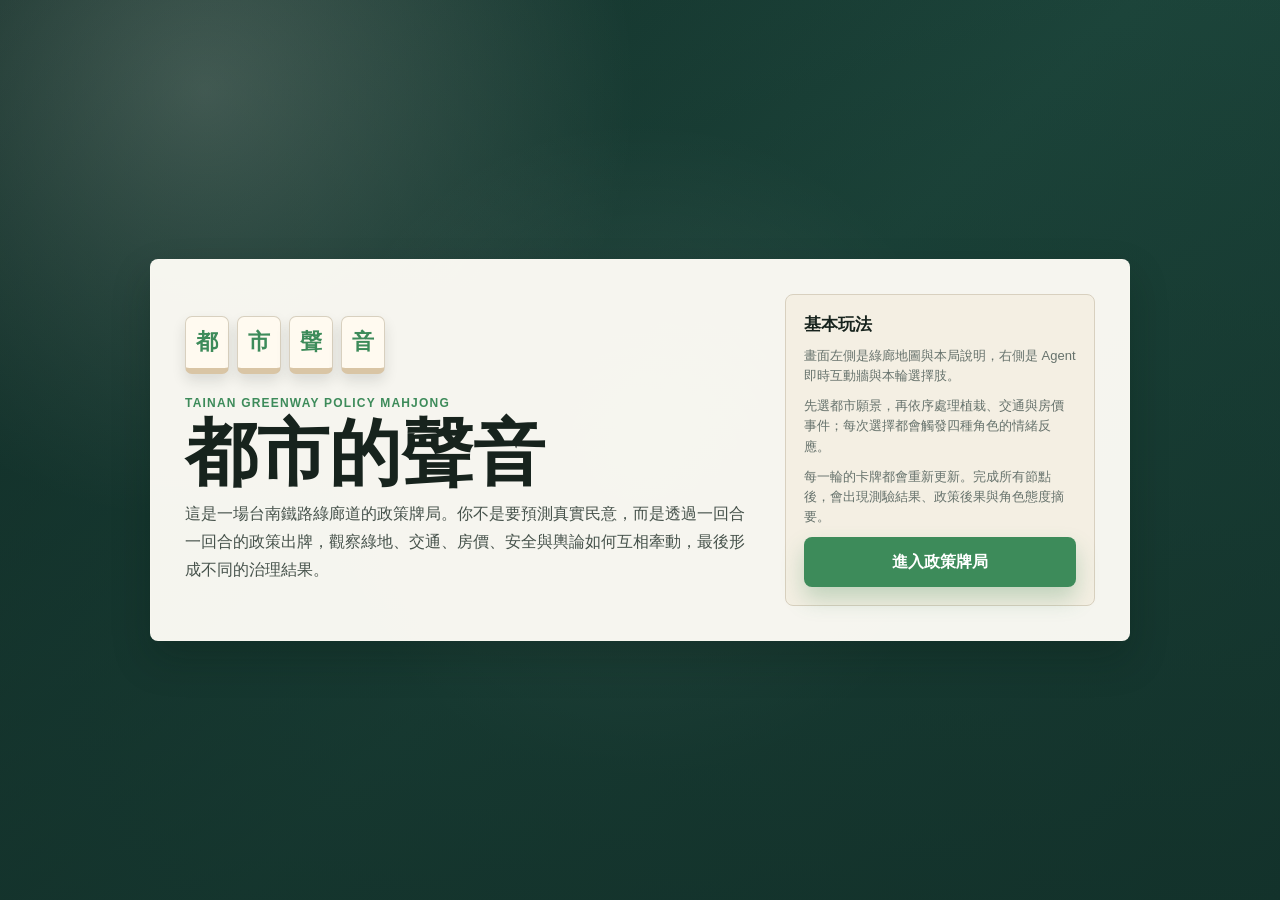
<file: main.html>
<!DOCTYPE html>
<html lang="zh-Hant">
<head>
  <meta charset="UTF-8" />
  <meta name="viewport" content="width=device-width, initial-scale=1.0" />
  <title>都市的聲音｜台南鐵路綠廊道政策牌局</title>
  <style>
    :root {
      --felt: #183f35;
      --felt-2: #235547;
      --table-edge: #8a5a33;
      --tile: #fffaf0;
      --tile-side: #d9c5a5;
      --ink: #17231d;
      --muted: #66726c;
      --line: #d8d0bf;
      --paper: #fffdf7;
      --green: #3d8b5a;
      --red: #b84c42;
      --blue: #2f6f9f;
      --amber: #c7852c;
      --shadow: 0 18px 38px rgba(8, 23, 18, 0.24);
      --radius: 8px;
    }

    * {
      box-sizing: border-box;
    }

    html {
      scroll-behavior: smooth;
    }

    body {
      margin: 0;
      min-height: 100vh;
      color: var(--ink);
      font-family: -apple-system, BlinkMacSystemFont, "Noto Sans TC", "Microsoft JhengHei", "Segoe UI", sans-serif;
      background:
        radial-gradient(circle at 16% 10%, rgba(255, 250, 240, 0.26), transparent 32%),
        linear-gradient(135deg, #112d27, #1f4a3f 52%, #183f35);
    }

    button,
    select {
      font: inherit;
    }

    button {
      border: 0;
      cursor: pointer;
    }

    .screen {
      min-height: 100vh;
    }

    .hidden {
      display: none !important;
    }

    .intro {
      display: grid;
      place-items: center;
      padding: 32px;
      background:
        linear-gradient(180deg, rgba(17, 45, 39, 0.2), rgba(17, 45, 39, 0.72)),
        radial-gradient(circle at center, rgba(255, 253, 247, 0.12), transparent 42%);
    }

    .intro-card {
      width: min(980px, 100%);
      display: grid;
      grid-template-columns: minmax(0, 1fr) 310px;
      gap: 28px;
      align-items: center;
      padding: 34px;
      border: 1px solid rgba(255, 250, 240, 0.22);
      border-radius: var(--radius);
      background: rgba(255, 253, 247, 0.96);
      box-shadow: var(--shadow);
    }

    .logo-mark {
      display: inline-grid;
      grid-template-columns: repeat(4, 44px);
      gap: 8px;
      margin-bottom: 22px;
    }

    .logo-tile,
    .mini-tile {
      display: grid;
      place-items: center;
      border: 1px solid var(--line);
      border-bottom: 6px solid var(--tile-side);
      border-radius: 7px;
      background: var(--tile);
      box-shadow: 0 7px 14px rgba(23, 35, 29, 0.12);
      font-weight: 900;
      color: var(--green);
    }

    .logo-tile {
      width: 44px;
      height: 58px;
      font-size: 22px;
    }

    .brand-kicker {
      color: var(--green);
      font-size: 12px;
      font-weight: 900;
      letter-spacing: 0.1em;
    }

    h1 {
      margin: 8px 0 12px;
      font-size: clamp(34px, 7vw, 72px);
      line-height: 0.98;
      letter-spacing: 0;
    }

    .intro-copy {
      margin: 0;
      max-width: 650px;
      color: #46524b;
      font-size: 16px;
      line-height: 1.75;
    }

    .intro-rules {
      display: grid;
      gap: 10px;
      padding: 18px;
      border-radius: var(--radius);
      background: #f4efe3;
      border: 1px solid var(--line);
    }

    .intro-rules strong {
      font-size: 17px;
    }

    .intro-rules p {
      margin: 0;
      color: var(--muted);
      font-size: 13px;
      line-height: 1.55;
    }

    .start-btn,
    .restart-btn {
      min-height: 50px;
      border-radius: var(--radius);
      padding: 12px 18px;
      background: var(--green);
      color: #fff;
      font-weight: 900;
      box-shadow: 0 12px 22px rgba(61, 139, 90, 0.28);
    }

    .table-screen {
      height: 100vh;
      overflow: hidden;
      padding: 18px;
    }

    .game-table {
      height: calc(100vh - 36px);
      display: grid;
      grid-template-columns: minmax(0, 1fr) minmax(0, 1fr);
      grid-template-rows: minmax(0, 1fr);
      gap: 14px;
      max-width: 1680px;
      margin: 0 auto;
      padding: 16px;
      border: 10px solid var(--table-edge);
      border-radius: 18px;
      background:
        radial-gradient(circle at 50% 45%, rgba(255, 255, 255, 0.12), transparent 46%),
        linear-gradient(135deg, var(--felt), var(--felt-2));
      box-shadow: var(--shadow), inset 0 0 0 2px rgba(255, 250, 240, 0.12);
      overflow: hidden;
    }

    .bar {
      height: 8px;
      overflow: hidden;
      border-radius: 99px;
      background: #e2dccf;
    }

    .bar i {
      display: block;
      height: 100%;
      width: 50%;
      border-radius: 99px;
      background: linear-gradient(90deg, var(--green), #7db46e);
      transition: width 0.24s ease;
    }

    select {
      width: 100%;
      border: 1px solid var(--line);
      border-radius: var(--radius);
      background: #fff;
      color: var(--ink);
      padding: 8px;
      outline: none;
    }

    .map-zone {
      position: relative;
      overflow: hidden;
      border-radius: 12px;
      border: 2px solid rgba(255, 250, 240, 0.18);
      background:
        linear-gradient(180deg, rgba(255, 253, 247, 0.18), transparent 36%),
        radial-gradient(circle at center, rgba(255, 253, 247, 0.16), transparent 50%);
      min-height: 0;
    }

    .map-layer-tabs {
      position: absolute;
      z-index: 4;
      left: 12px;
      top: 12px;
      display: flex;
      gap: 6px;
      width: auto;
      max-width: calc(100% - 24px);
      border: 1px solid rgba(255, 250, 240, 0.32);
      border-radius: var(--radius);
      background: rgba(255, 253, 247, 0.94);
      color: var(--ink);
      padding: 6px;
      box-shadow: 0 8px 18px rgba(8, 23, 18, 0.2);
    }

    .map-layer-tabs button {
      min-height: 30px;
      border: 1px solid var(--line);
      border-radius: 6px;
      background: #fffdf7;
      color: var(--muted);
      font-weight: 950;
      white-space: nowrap;
      padding: 5px 9px;
      font-size: 12px;
    }

    .map-layer-tabs button.active {
      border-color: var(--green);
      background: var(--green);
      color: #fff;
      box-shadow: 0 6px 12px rgba(8, 23, 18, 0.18);
    }

    .map-layer-data {
      position: absolute;
      inset: 0;
      z-index: 3;
      pointer-events: none;
    }

    .map-marker {
      position: absolute;
      transform: translate(-50%, -50%);
      display: grid;
      place-items: center;
      min-width: 30px;
      height: 30px;
      border: 3px solid #fffdf7;
      border-radius: 999px;
      color: #fff;
      font-size: 12px;
      font-weight: 950;
      box-shadow: 0 8px 16px rgba(8, 23, 18, 0.26);
    }

    .map-marker.plant {
      background: #3d8b5a;
    }

    .map-marker.traffic {
      background: #2f6f9f;
    }

    .map-marker.housing {
      background: #b84c42;
    }

    .map-marker span {
      position: absolute;
      left: 50%;
      top: 34px;
      transform: translateX(-50%);
      width: max-content;
      max-width: 120px;
      padding: 4px 7px;
      border: 1px solid rgba(20, 38, 32, 0.18);
      border-radius: 99px;
      background: rgba(255, 253, 247, 0.94);
      color: var(--ink);
      font-size: 11px;
      line-height: 1.25;
      white-space: nowrap;
    }

    .map-legend {
      position: absolute;
      z-index: 4;
      right: 12px;
      bottom: 12px;
      width: min(260px, 54%);
      border: 1px solid rgba(255, 250, 240, 0.28);
      border-radius: var(--radius);
      background: rgba(255, 253, 247, 0.94);
      padding: 10px;
      box-shadow: 0 10px 18px rgba(8, 23, 18, 0.18);
    }

    .map-legend strong {
      display: block;
      margin-bottom: 4px;
      color: var(--green);
      font-size: 13px;
    }

    .map-legend p {
      margin: 0;
      color: var(--muted);
      font-size: 12px;
      line-height: 1.45;
    }

    .map-grid {
      position: absolute;
      inset: 0;
      opacity: 0.42;
      background:
        repeating-linear-gradient(90deg, transparent, transparent 82px, rgba(255, 250, 240, 0.16) 84px),
        repeating-linear-gradient(0deg, transparent, transparent 62px, rgba(255, 250, 240, 0.13) 64px);
    }

    .corridor {
      position: absolute;
      left: -8%;
      right: -8%;
      top: 49%;
      height: 86px;
      transform: rotate(-5deg);
      border-top: 4px solid rgba(255, 250, 240, 0.62);
      border-bottom: 4px solid rgba(255, 250, 240, 0.62);
      background:
        linear-gradient(180deg, rgba(61, 139, 90, 0.52), rgba(61, 139, 90, 0.72)),
        repeating-linear-gradient(90deg, rgba(255, 250, 240, 0.22), rgba(255, 250, 240, 0.22) 18px, transparent 19px, transparent 40px);
    }

    .node {
      position: absolute;
      z-index: 2;
      width: 30px;
      height: 30px;
      border-radius: 50%;
      border: 6px solid var(--tile);
      background: var(--green);
      box-shadow: 0 10px 18px rgba(8, 23, 18, 0.28);
    }

    .node span {
      display: none;
      position: absolute;
      left: 50%;
      top: 34px;
      transform: translateX(-50%);
      min-width: 104px;
      padding: 6px 8px;
      border-radius: 99px;
      background: rgba(255, 253, 247, 0.94);
      color: var(--ink);
      font-size: 12px;
      text-align: center;
      white-space: nowrap;
    }

    .map-zone:hover .node span {
      display: block;
    }

    .n1 { left: 14%; top: 54%; }
    .n2 { left: 34%; top: 45%; }
    .n3 { left: 56%; top: 50%; }
    .n4 { left: 77%; top: 41%; }

    .round-message {
      width: 100%;
      padding: 18px 20px;
      border: 1px solid rgba(255, 250, 240, 0.28);
      border-radius: var(--radius);
      background: rgba(255, 253, 247, 0.93);
      box-shadow: 0 16px 32px rgba(8, 23, 18, 0.2);
      text-align: center;
    }

    .round-message h2 {
      margin: 0 0 8px;
      font-size: clamp(24px, 3.1vw, 42px);
      line-height: 1.15;
    }

    .round-message p {
      margin: 0;
      color: var(--muted);
      line-height: 1.6;
    }

    .left-zone,
    .right-zone {
      display: grid;
      gap: 14px;
      min-height: 0;
    }

    .left-zone {
      grid-template-rows: minmax(0, 1fr) auto;
    }

    .right-zone {
      grid-template-rows: minmax(0, 1fr) auto;
    }

    .hand-panel,
    .agent-panel {
      border: 1px solid rgba(255, 250, 240, 0.28);
      border-radius: var(--radius);
      background: rgba(255, 253, 247, 0.92);
      padding: 12px;
      box-shadow: 0 12px 24px rgba(8, 23, 18, 0.14);
    }

    .panel-head {
      display: flex;
      justify-content: space-between;
      align-items: center;
      gap: 12px;
      margin-bottom: 10px;
    }

    .panel-head h2 {
      margin: 0;
      font-size: 16px;
    }

    .tag {
      border: 1px solid var(--line);
      border-radius: 99px;
      padding: 4px 8px;
      color: var(--muted);
      background: #fff;
      font-size: 12px;
      font-weight: 900;
      white-space: nowrap;
    }

    .tile-hand {
      display: grid;
      grid-template-columns: repeat(auto-fit, minmax(112px, 1fr));
      gap: 8px;
      overflow: visible;
      padding: 6px 2px 0;
    }

    .policy-tile {
      min-height: 138px;
      padding: 10px 8px;
      border: 1px solid var(--line);
      border-bottom: 8px solid var(--tile-side);
      border-radius: 8px;
      background: var(--tile);
      color: var(--ink);
      box-shadow: 0 10px 18px rgba(23, 35, 29, 0.14);
      text-align: center;
      transition: transform 0.16s ease, box-shadow 0.16s ease, border-color 0.16s ease;
    }

    .policy-tile:hover {
      transform: translateY(-8px);
      box-shadow: 0 18px 26px rgba(23, 35, 29, 0.2);
    }

    .policy-tile.active {
      transform: translateY(-10px);
      border-color: var(--green);
      box-shadow: 0 0 0 3px rgba(61, 139, 90, 0.22), 0 18px 26px rgba(23, 35, 29, 0.2);
    }

    .tile-char {
      display: block;
      margin: 4px auto 8px;
      color: var(--green);
      font-size: 38px;
      font-weight: 950;
      line-height: 1;
    }

    .policy-tile strong {
      display: block;
      font-size: 14px;
      line-height: 1.25;
    }

    .policy-tile small {
      display: block;
      margin-top: 7px;
      color: var(--muted);
      font-size: 12px;
      line-height: 1.35;
    }

    .control-row {
      display: grid;
      grid-template-columns: minmax(160px, 1fr) minmax(140px, auto);
      gap: 10px;
      margin-top: 10px;
    }

    .play-btn,
    .small-btn {
      min-height: 44px;
      border-radius: var(--radius);
      padding: 10px 14px;
      font-weight: 950;
    }

    .play-btn {
      background: var(--red);
      color: #fff;
    }

    .small-btn {
      border: 1px solid var(--line);
      background: #fff;
      color: var(--green);
    }

    .agent-panel {
      display: grid;
      grid-template-rows: auto 1fr;
      min-height: 100%;
      min-width: 0;
    }

    .agent-wall {
      display: grid;
      grid-template-rows: repeat(4, minmax(0, 1fr));
      gap: 0;
      align-content: stretch;
      min-height: 0;
      overflow: hidden;
      border-top: 1px solid var(--line);
      border-bottom: 1px solid var(--line);
    }

    .agent-card {
      display: grid;
      grid-template-columns: 86px minmax(0, 1fr);
      border: 0;
      border-bottom: 1px solid var(--line);
      border-radius: 0;
      background: #fff;
      padding: 0;
      border-left: 0;
      min-height: 0;
    }

    .agent-card:last-child {
      border-bottom: 0;
    }

    .agent-avatar {
      display: grid;
      place-items: center;
      border-right: 1px solid var(--line);
      background: #fffdf7;
      font-size: 40px;
      line-height: 1;
    }

    .agent-speech {
      position: relative;
      display: grid;
      grid-template-rows: auto minmax(0, 1fr);
      padding: 7px 10px 6px;
      border-left: 6px solid #9da59f;
      min-width: 0;
    }

    .agent-card.support .agent-speech,
    .agent-card.expect .agent-speech {
      border-left-color: var(--green);
    }

    .agent-card.concern .agent-speech {
      border-left-color: var(--amber);
    }

    .agent-card.oppose .agent-speech {
      border-left-color: var(--red);
    }

    .agent-top {
      display: flex;
      justify-content: space-between;
      gap: 8px;
      align-items: flex-start;
      margin-bottom: 2px;
      min-width: 0;
    }

    .agent-name {
      font-weight: 950;
      color: var(--ink);
      line-height: 1.15;
      font-size: 13px;
      white-space: nowrap;
    }

    .agent-status {
      display: grid;
      justify-items: end;
      gap: 3px;
      flex: 0 0 auto;
    }

    .agent-score {
      display: block;
      color: var(--muted);
      font-size: 10px;
      line-height: 1.1;
      white-space: nowrap;
    }

    .agent-emotion {
      border-radius: 99px;
      padding: 2px 6px;
      color: #fff;
      font-size: 10px;
      font-weight: 950;
      white-space: nowrap;
      background: #879089;
    }

    .agent-emotion.support,
    .agent-emotion.expect {
      background: var(--green);
    }

    .agent-emotion.concern {
      background: #b57a13;
    }

    .agent-emotion.oppose {
      background: var(--red);
    }

    .agent-card p {
      margin: 0;
      color: var(--muted);
      font-size: 12px;
      line-height: 1.35;
      display: -webkit-box;
      -webkit-line-clamp: 2;
      -webkit-box-orient: vertical;
      overflow: hidden;
    }

    .result {
      display: grid;
      place-items: center;
      padding: 32px;
      background: #f2eadc;
    }

    .result-card {
      width: min(1040px, 100%);
      padding: 28px;
      border: 1px solid var(--line);
      border-radius: var(--radius);
      background: var(--paper);
      box-shadow: 0 18px 38px rgba(23, 35, 29, 0.16);
    }

    .result-card h2 {
      margin: 8px 0 10px;
      font-size: clamp(28px, 5vw, 52px);
      line-height: 1.1;
    }

    .result-card p {
      color: var(--muted);
      line-height: 1.7;
    }

    .result-grid {
      display: grid;
      grid-template-columns: repeat(4, minmax(0, 1fr));
      gap: 10px;
      margin: 20px 0;
    }

    .result-stat {
      border: 1px solid var(--line);
      border-radius: var(--radius);
      background: #fff;
      padding: 12px;
    }

    .result-stat strong {
      display: block;
      color: var(--green);
      font-size: 28px;
    }

    .log-list {
      display: grid;
      gap: 8px;
      max-height: 240px;
      overflow: auto;
      margin: 16px 0;
    }

    .log-item {
      border-left: 5px solid var(--green);
      background: #fff;
      border-radius: var(--radius);
      padding: 10px 12px;
      color: var(--muted);
      font-size: 13px;
      line-height: 1.5;
    }

    .result-tools {
      display: grid;
      grid-template-columns: minmax(0, 1.2fr) minmax(280px, 0.8fr);
      gap: 14px;
      margin: 18px 0;
    }

    .prompt-box,
    .share-box {
      border: 1px solid var(--line);
      border-radius: var(--radius);
      background: #fff;
      padding: 14px;
    }

    .prompt-box h3,
    .share-box h3 {
      margin: 0 0 8px;
    }

    .prompt-box p,
    .share-box p {
      margin: 0 0 10px;
      font-size: 13px;
    }

    .prompt-textarea {
      width: 100%;
      min-height: 190px;
      resize: vertical;
      border: 1px solid var(--line);
      border-radius: var(--radius);
      padding: 12px;
      color: var(--ink);
      background: #fffdf7;
      font: inherit;
      font-size: 13px;
      line-height: 1.55;
    }

    .share-actions {
      display: grid;
      grid-template-columns: repeat(2, minmax(0, 1fr));
      gap: 8px;
    }

    .copy-btn,
    .share-btn {
      min-height: 42px;
      border-radius: var(--radius);
      padding: 10px 12px;
      font-weight: 950;
    }

    .copy-btn {
      margin-top: 8px;
      background: var(--green);
      color: #fff;
    }

    .share-btn {
      border: 1px solid var(--line);
      background: #fffdf7;
      color: var(--ink);
    }

    .share-btn:hover,
    .copy-btn:hover {
      transform: translateY(-1px);
    }

    .tool-feedback {
      min-height: 20px;
      margin-top: 8px;
      color: var(--green);
      font-size: 12px;
      font-weight: 900;
    }

    @media (max-width: 1080px) {
      .game-table,
      .intro-card,
      .result-tools {
        grid-template-columns: 1fr;
      }

      .game-table {
        height: auto;
        min-height: calc(100vh - 36px);
        overflow: visible;
      }

      .table-screen {
        height: auto;
        overflow: visible;
      }

      .result-grid {
        grid-template-columns: repeat(2, minmax(0, 1fr));
      }
    }

    @media (max-width: 680px) {
      .intro,
      .table-screen,
      .result {
        padding: 12px;
      }

      .intro-card,
      .result-card {
        padding: 18px;
      }

      .game-table {
        border-width: 6px;
        padding: 10px;
      }

      .result-grid {
        grid-template-columns: 1fr;
      }

      .map-zone {
        min-height: 320px;
      }

      .control-row {
        grid-template-columns: 1fr;
      }
    }
  </style>
</head>
<body>
  <section class="screen intro" id="introScreen">
    <div class="intro-card">
      <div>
        <div class="logo-mark" aria-label="都市的聲音標準字">
          <span class="logo-tile">都</span>
          <span class="logo-tile">市</span>
          <span class="logo-tile">聲</span>
          <span class="logo-tile">音</span>
        </div>
        <div class="brand-kicker">TAINAN GREENWAY POLICY MAHJONG</div>
        <h1>都市的聲音</h1>
        <p class="intro-copy">
          這是一場台南鐵路綠廊道的政策牌局。你不是要預測真實民意，而是透過一回合一回合的政策出牌，觀察綠地、交通、房價、安全與輿論如何互相牽動，最後形成不同的治理結果。
        </p>
      </div>
      <div class="intro-rules">
        <strong>基本玩法</strong>
        <p>畫面左側是綠廊地圖與本局說明，右側是 Agent 即時互動牆與本輪選擇肢。</p>
        <p>先選都市願景，再依序處理植栽、交通與房價事件；每次選擇都會觸發四種角色的情緒反應。</p>
        <p>每一輪的卡牌都會重新更新。完成所有節點後，會出現測驗結果、政策後果與角色態度摘要。</p>
        <button class="start-btn" onclick="startGame()">進入政策牌局</button>
      </div>
    </div>
  </section>

  <section class="screen table-screen hidden" id="gameScreen">
    <div class="game-table">
      <section class="left-zone">
        <main class="map-zone">
          <div class="map-layer-tabs">
            <button class="active" id="layer-plant" onclick="setMapLayer('plant')">植栽圖層</button>
            <button id="layer-traffic" onclick="setMapLayer('traffic')">交通圖層</button>
            <button id="layer-housing" onclick="setMapLayer('housing')">房價圖層</button>
          </div>
          <div class="map-grid"></div>
          <div class="corridor"></div>
          <div class="map-layer-data" id="mapLayerData"></div>
          <div class="map-legend" id="mapLegend"></div>
          <div class="node n1"><span>實踐街路口</span></div>
          <div class="node n2"><span>小東社宅</span></div>
          <div class="node n3"><span>林森通勤站</span></div>
          <div class="node n4"><span>崇賢公園</span></div>
        </main>
        <div class="round-message">
          <h2 id="roundTitle">第一局：綠廊尚未被解讀</h2>
          <p id="roundText">請從下方選擇本輪選項，再按「確認選擇」推進事件樹。</p>
        </div>
      </section>

      <section class="right-zone">
        <aside class="agent-panel">
          <div class="panel-head">
            <h2>Agent 即時互動牆</h2>
            <span class="tag" id="agentPhase">尚未出牌</span>
          </div>
          <div class="agent-wall" id="agentWall"></div>
        </aside>

        <div class="hand-panel">
          <div class="panel-head">
            <h2>本輪選擇肢</h2>
            <span class="tag" id="selectedTag">目前選擇：景觀公園型</span>
          </div>
          <div class="tile-hand" id="policyHand"></div>
          <div class="control-row">
            <button class="small-btn" onclick="resetGame()">重新開始</button>
            <button class="play-btn" onclick="playTurn()">確認選擇</button>
          </div>
        </div>
      </section>
    </div>
  </section>

  <section class="screen result hidden" id="resultScreen">
    <div class="result-card">
      <div class="brand-kicker">POLICY RESULT</div>
      <h2 id="resultTitle">測驗結果</h2>
      <p id="resultText"></p>
      <h3>Agent 最終期望度</h3>
      <div class="result-grid" id="resultAgents"></div>
      <div class="result-tools">
        <section class="prompt-box">
          <h3>AI 討論 Prompt</h3>
          <p>複製這段文字到你習慣使用的 AI 工具，延伸討論你的政策路線、盲點與可能修正方案。</p>
          <textarea class="prompt-textarea" id="discussionPrompt" readonly></textarea>
          <button class="copy-btn" onclick="copyDiscussionPrompt()">複製 Prompt</button>
          <div class="tool-feedback" id="promptFeedback"></div>
        </section>
        <section class="share-box">
          <h3>社群分享</h3>
          <p>分享你的初步測驗結果，邀請其他人比較不同政策路線。Instagram 會複製文案供你貼上。</p>
          <div class="share-actions">
            <button class="share-btn" onclick="shareResult('facebook')">Facebook</button>
            <button class="share-btn" onclick="shareResult('threads')">Threads</button>
            <button class="share-btn" onclick="shareResult('x')">X</button>
            <button class="share-btn" onclick="shareResult('instagram')">Instagram</button>
          </div>
          <div class="tool-feedback" id="shareFeedback"></div>
        </section>
      </div>
      <h3>回合摘要</h3>
      <div class="log-list" id="resultLog"></div>
      <button class="restart-btn" onclick="resetGame()">重新開局</button>
    </div>
  </section>

  <script>
    const eventFlow = [
      {
        stage: "都市願景",
        eventType: "起手式",
        title: "第一局：你要把綠廊推向哪種城市想像？",
        text: "這個選擇會決定後續事件被解讀的基調。它不是單純美化工程，而是先設定政策敘事。",
        agent: "媒體與居民都在等待市府先說清楚：綠廊到底是景觀、交通、商業，還是社區生活政策？",
        options: [
          { key: "vision_park", char: "景", title: "景觀公園型", desc: "先把綠廊做成城市門面。", delta: { green: 8, usage: 3, housing: 4, media: 4 } },
          { key: "vision_mobility", char: "行", title: "交通轉型型", desc: "優先處理步行與自行車。", delta: { mobility: 9, usage: 3, safety: -1, media: 2 } },
          { key: "vision_commerce", char: "市", title: "商業活化型", desc: "用人潮帶動地方經濟。", delta: { usage: 8, housing: 5, media: 6, budget: -2 } },
          { key: "vision_community", char: "里", title: "社區共存型", desc: "把安全與地方生活放前面。", delta: { trust: 8, safety: 5, media: -2, usage: 2 } }
        ]
      },
      {
        stage: "事件 A：植栽願景",
        eventType: "植栽事件 A1",
        title: "第二局：植栽要先服務誰？",
        text: "綠廊的植栽不是只有美觀，它會影響遮蔭、維護、安全死角與居民使用習慣。",
        agent: "高齡居民重視陰影與好走，學生在意停留感，店家則會注意招牌與視線是否被遮住。",
        options: [
          { key: "plant_shade", char: "蔭", title: "遮蔭優先", desc: "提高日常步行舒適度。", delta: { green: 10, usage: 6, safety: 1, budget: -5 } },
          { key: "plant_native", char: "本", title: "原生植栽", desc: "強調生態與維護合理性。", delta: { green: 8, trust: 4, media: 2, budget: -4 } },
          { key: "plant_landmark", char: "花", title: "景觀花帶", desc: "提高辨識度與打卡聲量。", delta: { green: 7, media: 7, housing: 4, budget: -4 } }
        ]
      },
      {
        stage: "事件 A：植栽設計",
        eventType: "植栽事件 A2",
        title: "第三局：植栽設計要如何處理風險？",
        text: "樹蔭變多後，維護、照明遮蔽、蚊蟲與視線死角會開始進入公共討論。",
        agent: "這一局會決定植栽是被看成公共舒適，還是被批評為後續管理負擔。",
        options: [
          { key: "plant_open", char: "透", title: "低矮通透", desc: "減少死角，保留視線。", delta: { safety: 8, trust: 3, green: 2, budget: -4 } },
          { key: "plant_dense", char: "森", title: "密植綠廊", desc: "強化沈浸感與遮蔭。", delta: { green: 11, usage: 3, safety: -5, housing: 4, budget: -6 } },
          { key: "plant_maintain", char: "修", title: "維護契約", desc: "先公開修剪與清潔責任。", delta: { trust: 8, safety: 4, green: 3, budget: -7 } }
        ]
      },
      {
        stage: "事件 B：交通政策",
        eventType: "交通事件 B1",
        title: "第四局：交通政策要主打哪一種日常？",
        text: "如果綠廊不能銜接真實路口與通勤節點，它就容易停留在景觀公園。",
        agent: "學生與通勤族會看它能不能真的縮短日常路徑，家庭則會先看安全與人車分流。",
        options: [
          { key: "traffic_bike", char: "騎", title: "自行車優先", desc: "打造連續自行車路徑。", delta: { mobility: 12, usage: 5, safety: -3, budget: -6 } },
          { key: "traffic_walk", char: "步", title: "步行優先", desc: "改善人行穿越與停留。", delta: { mobility: 7, usage: 5, safety: 4, budget: -5 } },
          { key: "traffic_transit", char: "轉", title: "轉乘節點", desc: "串接車站、公車與生活圈。", delta: { mobility: 10, usage: 6, media: 3, budget: -7 } }
        ]
      },
      {
        stage: "事件 B：交通設計",
        eventType: "交通事件 B2",
        title: "第五局：路口與動線要怎麼設計？",
        text: "交通政策會在路口被檢驗。標線、照明、轉角視距與人車分流會改變使用者信心。",
        agent: "媒體很容易把單一路口事故放大成整體規劃失敗，因此細部設計會影響政策信任。",
        options: [
          { key: "traffic_separate", char: "分", title: "人車分流", desc: "降低衝突，提高安全感。", delta: { safety: 9, mobility: 5, trust: 3, budget: -7 } },
          { key: "traffic_sign", char: "線", title: "標線導引", desc: "快速補強辨識與方向。", delta: { mobility: 6, safety: 4, budget: -3 } },
          { key: "traffic_slow", char: "慢", title: "減速街廓", desc: "讓車速配合綠廊生活圈。", delta: { safety: 8, trust: 4, mobility: 2, media: 2, budget: -6 } }
        ]
      },
      {
        stage: "事件 C：房價定位",
        eventType: "房價事件 C1",
        title: "第六局：綠廊帶來增值時，政策要怎麼說？",
        text: "綠廊形象會被房地產市場吸收。這一局要決定政府如何面對增值與排擠的雙重敘事。",
        agent: "自有住宅者可能支持資產保值，租屋青年與初入職場者會擔心生活圈被重新定價。",
        options: [
          { key: "housing_value", char: "值", title: "城市增值", desc: "承認綠廊提升區域價值。", delta: { housing: 10, media: 6, trust: -2, budget: 2 } },
          { key: "housing_warning", char: "警", title: "租金預警", desc: "公開指出排擠風險。", delta: { housing: -5, trust: 6, media: 4, budget: -3 } },
          { key: "housing_data", char: "數", title: "房價監測", desc: "用資料追蹤沿線壓力。", delta: { trust: 5, media: 3, housing: -2, budget: -4 } }
        ]
      },
      {
        stage: "事件 C：居住回應",
        eventType: "房價事件 C2",
        title: "第七局：最後要如何回應居住壓力？",
        text: "如果綠廊只創造環境紅利，政治回饋可能轉向分配衝突。最後一局決定成果能不能被更多人共享。",
        agent: "青年家庭、租屋族與在地居民都會看政策是否有實際配套，而不是只停在口號。",
        options: [
          { key: "housing_social", char: "社", title: "社宅串接", desc: "把小東社宅等節點納入綠廊敘事。", delta: { housing: -9, trust: 7, usage: 3, budget: -8 } },
          { key: "housing_rent", char: "租", title: "租金支持", desc: "回應青年與弱勢排擠。", delta: { housing: -11, trust: 6, media: 3, budget: -9 } },
          { key: "housing_business", char: "店", title: "在地店家", desc: "扶持原有商家共享人潮。", delta: { usage: 6, trust: 4, housing: -3, media: 4, budget: -5 } }
        ]
      }
    ];

    const maxTurns = eventFlow.length;
    let turn = 1;
    let selectedPolicy = eventFlow[0].options[0].key;
    const logs = [];
    const path = [];

    const state = {
      green: 50,
      mobility: 50,
      usage: 45,
      housing: 35,
      safety: 55,
      trust: 50,
      media: 40,
      budget: 60
    };

    const initialState = { ...state };

    const agents = [
      {
        key: "media",
        name: "輿論報導",
        emoji: "🕵️‍♀️",
        baseline: "關注政策能否被說清楚，也會放大爭議、衝突與公共利益。",
        weights: { media: 0.9, trust: 0.45, housing: -0.45, safety: 0.25, usage: 0.25, budget: 0.1, green: 0.15, mobility: 0.25 }
      },
      {
        key: "student",
        name: "青年短居學生",
        emoji: "🧑‍🎓",
        baseline: "重視租金、通勤、自行車、夜間安全，以及低成本公共空間。",
        weights: { mobility: 0.65, usage: 0.45, housing: -0.8, safety: 0.45, trust: 0.2, budget: 0.05, green: 0.25, media: 0.05 }
      },
      {
        key: "youngLocal",
        name: "青年在地居民",
        emoji: "👨‍👩‍👧",
        baseline: "同時在意通勤、生活機能、育兒安全、房價租金與長期居住壓力。",
        weights: { usage: 0.55, safety: 0.6, trust: 0.45, housing: -0.75, mobility: 0.45, budget: 0.1, green: 0.2, media: 0.05 }
      },
      {
        key: "elder",
        name: "高齡在地居民",
        emoji: "👴",
        baseline: "重視熟悉路徑、遮蔭、座椅、照明、無障礙、安全與維護。",
        weights: { safety: 0.85, trust: 0.55, usage: 0.3, green: 0.2, mobility: 0.1, housing: 0.05, budget: 0.05, media: -0.1 }
      }
    ];

    const agentState = {
      media: 50,
      student: 50,
      youngLocal: 50,
      elder: 50
    };

    const initialAgentState = { ...agentState };
    let activeMapLayer = "plant";

    const mapLayers = {
      plant: {
        title: "植栽圖層",
        note: "假資料：標示目前遮蔭不足、可補植與需要維護的綠廊節點。",
        markerClass: "plant",
        markers: [
          { x: 18, y: 60, label: "遮蔭不足", code: "蔭" },
          { x: 38, y: 46, label: "可補植喬木", code: "樹" },
          { x: 62, y: 52, label: "夜間修剪", code: "修" },
          { x: 80, y: 42, label: "公園串接", code: "園" }
        ]
      },
      traffic: {
        title: "交通圖層",
        note: "假資料：標示通勤節點、人車衝突路口與自行車動線缺口。",
        markerClass: "traffic",
        markers: [
          { x: 14, y: 54, label: "路口衝突", code: "衝" },
          { x: 34, y: 45, label: "轉乘節點", code: "轉" },
          { x: 56, y: 50, label: "通勤站", code: "站" },
          { x: 72, y: 58, label: "自行車缺口", code: "騎" }
        ]
      },
      housing: {
        title: "房價圖層",
        note: "假資料：標示租屋敏感區、房價壓力區與社宅串接節點。",
        markerClass: "housing",
        markers: [
          { x: 26, y: 50, label: "租屋敏感", code: "租" },
          { x: 42, y: 44, label: "小東社宅", code: "社" },
          { x: 60, y: 54, label: "增值壓力", code: "價" },
          { x: 78, y: 42, label: "商圈外溢", code: "商" }
        ]
      }
    };

    const reactionCopy = {
      vision_park: {
        media: ["景觀門面容易形成正面聲量，但後續會被追問是否只是形象工程。", ["景觀", "輿論"]],
        student: ["漂亮是加分，但如果不好走、不好騎，對我來說就只是拍照點。", ["公共空間", "通勤"]],
        youngLocal: ["城市變漂亮是好事，但我會看它有沒有真的改善生活機能。", ["生活機能", "房價"]],
        elder: ["做成公園很好，但要有樹蔭、座椅，晚上也要亮。", ["遮蔭", "照明"]]
      },
      vision_mobility: {
        media: ["交通轉型有公共利益，但安全設計會立刻成為檢驗焦點。", ["交通", "安全"]],
        student: ["如果能讓車站、學校和租屋處更好移動，我會很有感。", ["通勤", "自行車"]],
        youngLocal: ["通勤變順是好事，但不能讓行人和孩子承擔風險。", ["通勤", "育兒安全"]],
        elder: ["交通要改善可以，但走路的人要先被保護。", ["步行", "安全"]]
      },
      vision_commerce: {
        media: ["商業活化很容易拉高聲量，也會帶出車流與租金爭議。", ["商圈", "房價"]],
        student: ["熱鬧是熱鬧，但如果附近都變貴，我可能只會路過。", ["租金", "消費"]],
        youngLocal: ["人潮可以救商圈，但房價和停車壓力也會一起來。", ["商圈", "停車"]],
        elder: ["熱鬧不錯，但車多、吵雜，日常出門可能更麻煩。", ["車流", "日常"]]
      },
      vision_community: {
        media: ["社區共存聲量不一定最高，但能降低後續衝突。", ["地方溝通", "信任"]],
        student: ["如果有安全、便宜、能停留的公共空間，我會願意用。", ["公共空間", "安全"]],
        youngLocal: ["把地方生活放前面，比只談招商更讓人安心。", ["生活圈", "信任"]],
        elder: ["先照顧在地人的路怎麼走，這樣比較實在。", ["日常路徑", "安全"]]
      },
      plant_shade: {
        media: ["遮蔭能連到宜居議題，但維護與照明要同步說明。", ["遮蔭", "維護"]],
        student: ["台南太熱了，有樹蔭我才會想走或騎這條路。", ["遮蔭", "自行車"]],
        youngLocal: ["親子散步和通勤都需要遮蔭，這比花俏景觀實用。", ["親子", "步行"]],
        elder: ["有陰影很好，老人家白天走路會舒服很多。", ["遮蔭", "步行"]]
      },
      plant_native: {
        media: ["原生植栽讓政策比較像長期治理，而不是短期造景。", ["生態", "維護"]],
        student: ["生態很好，但我還是會看它有沒有遮蔭、能不能坐。", ["遮蔭", "停留"]],
        youngLocal: ["如果比較好維護，長期看會比一次性花景可靠。", ["維護", "生活品質"]],
        elder: ["樹種我不一定懂，但不要難照顧、不要擋路就好。", ["維護", "通行"]]
      },
      plant_landmark: {
        media: ["景觀花帶很有畫面，也容易被房市和觀光敘事吸收。", ["打卡", "房價"]],
        student: ["拍照會好看，但如果沒有遮蔭，日常使用還是有限。", ["景觀", "遮蔭"]],
        youngLocal: ["我擔心最後變成漂亮但不好用，還順便推高房價。", ["房價", "實用性"]],
        elder: ["花很漂亮，但我們更需要好走、好坐、好休息。", ["休憩", "步行"]]
      },
      plant_open: {
        media: ["通透設計能降低安全疑慮，也比較容易回應居民質疑。", ["安全", "視線"]],
        student: ["晚上看得到路和人，走起來會比較安心。", ["夜間安全", "視線"]],
        youngLocal: ["視線清楚對小孩和行人都比較安全。", ["育兒安全", "步行"]],
        elder: ["不要有死角，晚上燈也照得到，這樣才敢走。", ["照明", "安全"]]
      },
      plant_dense: {
        media: ["密植綠廊有話題，但安全死角和維護成本會被放大。", ["維護", "安全"]],
        student: ["樹很多很舒服，但晚上如果太暗，我會有點猶豫。", ["遮蔭", "夜間安全"]],
        youngLocal: ["白天會舒服，但蚊蟲、死角和孩子安全要先想好。", ["親子", "死角"]],
        elder: ["樹太密我會擔心晚上暗，也怕蚊子和沒人修。", ["照明", "維護"]]
      },
      plant_maintain: {
        media: ["先談維護責任會讓政策比較可信，也降低後續追打風險。", ["維護", "信任"]],
        student: ["有人整理才會想常用，不然很快就變成不好走的路。", ["維護", "使用"]],
        youngLocal: ["公開維護責任很重要，不然最後都是居民承擔。", ["治理", "生活品質"]],
        elder: ["有人定期修剪、清掃，我們使用起來才安心。", ["維護", "安心"]]
      },
      traffic_bike: {
        media: ["自行車優先會帶出交通轉型聲量，但人車分流是檢驗重點。", ["自行車", "安全"]],
        student: ["如果真的接到車站和學校，這會變成我每天會用的路。", ["自行車", "通勤"]],
        youngLocal: ["騎車方便很好，但不能讓行人和小孩變危險。", ["人車分流", "育兒安全"]],
        elder: ["自行車多了以後，老人家走路會不會更容易被嚇到？", ["步行", "安全"]]
      },
      traffic_walk: {
        media: ["步行優先比較能連結高齡、親子與日常生活議題。", ["步行", "日常"]],
        student: ["車站附近如果更好走，我會比較願意用走的。", ["步行", "轉乘"]],
        youngLocal: ["推車、接小孩、買東西都需要好走的人行空間。", ["親子", "生活機能"]],
        elder: ["路平、好走、過馬路安全，這個最重要。", ["無障礙", "安全"]]
      },
      traffic_transit: {
        media: ["轉乘節點能把綠廊拉進交通治理，但期程與銜接會被檢驗。", ["轉乘", "交通"]],
        student: ["返鄉、上課、轉公車都方便的話，我會很常用。", ["轉乘", "通勤"]],
        youngLocal: ["如果能少騎一段車，對通勤和生活都會有幫助。", ["通勤", "生活圈"]],
        elder: ["轉乘可以，但路線和標示要清楚，不能太複雜。", ["標示", "轉乘"]]
      },
      traffic_separate: {
        media: ["人車分流能回應事故疑慮，是交通轉型能否被信任的關鍵。", ["分流", "信任"]],
        student: ["騎車和走路分開，才不會大家都擠在一起。", ["自行車", "分流"]],
        youngLocal: ["這對小孩、老人和通勤族都比較安全。", ["育兒安全", "通勤"]],
        elder: ["人走人的路，車走車的路，這樣比較安心。", ["步行", "安全"]]
      },
      traffic_sign: {
        media: ["標線導引是快速補強，但如果只靠標線會被質疑不足。", ["標線", "交通"]],
        student: ["方向清楚有幫助，但路線本身還是要連續。", ["導引", "通勤"]],
        youngLocal: ["標線可以先改善，但路口安全不能只靠畫線。", ["路口", "安全"]],
        elder: ["看得懂方向很重要，但字和標線要夠清楚。", ["標示", "通行"]]
      },
      traffic_slow: {
        media: ["減速街廓容易形成生活圈安全敘事，但會引發車流效率討論。", ["減速", "生活圈"]],
        student: ["車慢一點比較安全，但也希望不要讓通勤變太繞。", ["安全", "通勤"]],
        youngLocal: ["住宅和學校旁邊減速，我會比較放心。", ["育兒安全", "街廓"]],
        elder: ["車慢一點，過馬路比較不緊張。", ["過馬路", "安全"]]
      },
      housing_value: {
        media: ["城市增值會立刻提高聲量，也會打開仕紳化爭議。", ["房價", "輿論"]],
        student: ["一聽到增值我就想到租金會不會又變貴。", ["租金", "壓力"]],
        youngLocal: ["區域變好是好事，但想留下來成家會不會更難？", ["房價", "成家"]],
        elder: ["房子保值是好事，但生活成本不要也跟著變高。", ["資產", "生活成本"]]
      },
      housing_warning: {
        media: ["主動提出租金預警，會讓分配問題提早進入政策討論。", ["租金", "治理"]],
        student: ["至少有看到租屋族的壓力，不是只看景觀和建案。", ["租金", "學生"]],
        youngLocal: ["如果真的會監測租金，會比較像有替居民想。", ["租金", "信任"]],
        elder: ["年輕人住得下來，社區才不會只剩老人。", ["社區", "租金"]]
      },
      housing_data: {
        media: ["房價監測能增加可信度，但資料公開後也會被嚴格檢驗。", ["資料", "房價"]],
        student: ["有資料比較好，至少知道哪裡真的變貴。", ["資料", "租金"]],
        youngLocal: ["只要資料公開透明，就比較能討論政策怎麼補。", ["透明", "房價"]],
        elder: ["用資料看變化可以，但要讓一般人看得懂。", ["資料", "溝通"]]
      },
      housing_social: {
        media: ["社宅串接能把綠廊從景觀工程拉回居住正義。", ["社宅", "居住"]],
        student: ["如果公共住宅和綠廊接起來，至少不會只服務買房的人。", ["社宅", "公平"]],
        youngLocal: ["這會讓想留下來的年輕家庭多一點可能。", ["成家", "居住"]],
        elder: ["不同年齡的人都住得下來，社區會比較有活力。", ["社區", "共存"]]
      },
      housing_rent: {
        media: ["租金支持會直接回應排擠問題，但治理成本會被追問。", ["租金", "預算"]],
        student: ["租金如果有支持，對短期住在這裡的人很實際。", ["租金", "學生"]],
        youngLocal: ["比起只談房價，租金支持更接近現在的生活壓力。", ["租金", "生活壓力"]],
        elder: ["年輕人租得起，附近才會有人氣。", ["社區", "青年"]]
      },
      housing_business: {
        media: ["扶持在地店家能把人潮紅利留在地方，但成效需要時間。", ["店家", "商圈"]],
        student: ["如果原本的小店留下來，這裡會比較像生活圈。", ["店家", "日常"]],
        youngLocal: ["支持在地店家比只引進新商場更貼近居民。", ["商圈", "生活機能"]],
        elder: ["熟悉的店如果還在，生活比較方便也比較安心。", ["日常", "在地店家"]]
      }
    };

    function clamp(value) {
      return Math.max(0, Math.min(100, Math.round(value)));
    }

    function applyDelta(key, value) {
      state[key] = clamp(state[key] + value);
    }

    function currentNode() {
      return eventFlow[Math.min(turn - 1, maxTurns - 1)];
    }

    function renderMapLayer() {
      const layer = mapLayers[activeMapLayer];
      document.getElementById("mapLayerData").innerHTML = layer.markers.map(marker => `
        <div class="map-marker ${layer.markerClass}" style="left:${marker.x}%; top:${marker.y}%;">
          ${marker.code}
          <span>${marker.label}</span>
        </div>
      `).join("");
      document.getElementById("mapLegend").innerHTML = `
        <strong>${layer.title}</strong>
        <p>${layer.note}</p>
      `;
      Object.keys(mapLayers).forEach(key => {
        document.getElementById(`layer-${key}`).classList.toggle("active", key === activeMapLayer);
      });
    }

    function setMapLayer(layerKey) {
      activeMapLayer = layerKey;
      renderMapLayer();
    }

    function startGame() {
      document.getElementById("introScreen").classList.add("hidden");
      document.getElementById("gameScreen").classList.remove("hidden");
      renderAll();
      renderCurrentEvent();
    }

    function renderPolicyHand() {
      const node = currentNode();
      document.getElementById("policyHand").innerHTML = node.options.map(option => `
        <button class="policy-tile ${option.key === selectedPolicy ? "active" : ""}" onclick="selectPolicy('${option.key}')">
          <span class="tile-char">${option.char}</span>
          <strong>${option.title}</strong>
          <small>${option.desc}</small>
        </button>
      `).join("");
      document.getElementById("selectedTag").textContent = `目前選擇：${getOption(selectedPolicy).title}`;
    }

    function getAgentScore(agent, option) {
      return Math.round(Object.entries(option.delta).reduce((total, [key, value]) => {
        return total + (agent.weights[key] || 0) * value;
      }, 0));
    }

    function getEmotion(score) {
      if (score >= 5) return { label: "支持", mark: "↑", tone: "support" };
      if (score >= 2) return { label: "期待", mark: "↑", tone: "expect" };
      if (score <= -5) return { label: "不滿", mark: "↓", tone: "oppose" };
      if (score <= -2) return { label: "擔心", mark: "↓", tone: "concern" };
      return { label: "觀望", mark: "→", tone: "neutral" };
    }

    function getReaction(agent, option) {
      const score = getAgentScore(agent, option);
      const emotion = getEmotion(score);
      const copy = reactionCopy[option.key]?.[agent.key] || [agent.baseline, ["觀望"]];
      return {
        ...agent,
        score,
        emotion,
        comment: copy[0],
        tags: copy[1]
      };
    }

    function renderAgentWall(option = getOption(selectedPolicy), mode = "preview") {
      const reactions = agents.map(agent => getReaction(agent, option));
      document.getElementById("agentPhase").textContent = mode === "committed" ? "本輪反應" : "選擇預覽";
      document.getElementById("agentWall").innerHTML = reactions.map(reaction => `
        <article class="agent-card ${reaction.emotion.tone}">
          <div class="agent-avatar" aria-hidden="true">${reaction.emoji}</div>
          <div class="agent-speech">
            <div class="agent-top">
              <div class="agent-title">
                <div class="agent-name">${reaction.name}</div>
              </div>
              <div class="agent-status">
                <small class="agent-score">期望度：${agentState[reaction.key]}</small>
                <span class="agent-emotion ${reaction.emotion.tone}">${reaction.emotion.label} ${reaction.emotion.mark}${Math.abs(reaction.score)}</span>
              </div>
            </div>
            <p>「${reaction.comment}」</p>
          </div>
        </article>
      `).join("");
    }

    function applyAgentReactions(option) {
      agents.forEach(agent => {
        agentState[agent.key] = clamp(agentState[agent.key] + getAgentScore(agent, option));
      });
    }

    function renderCurrentEvent() {
      const node = currentNode();
      document.getElementById("roundTitle").textContent = node.title;
      document.getElementById("roundText").textContent = node.text;
      renderAgentWall(getOption(selectedPolicy), "preview");
    }

    function renderAll() {
      renderPolicyHand();
      renderAgentWall(getOption(selectedPolicy), "preview");
      renderMapLayer();
    }

    function selectPolicy(key) {
      selectedPolicy = key;
      renderPolicyHand();
      renderAgentWall(getOption(selectedPolicy), "preview");
    }

    function getOption(key) {
      return currentNode().options.find(option => option.key === key);
    }

    function applyChoice(option) {
      Object.entries(option.delta).forEach(([key, value]) => applyDelta(key, value));
      if (state.green > 68 && state.mobility < 50) {
        applyDelta("housing", 4);
        applyDelta("media", 3);
        applyDelta("trust", -2);
      }
      if (state.mobility > 68 && state.safety < 52) {
        applyDelta("media", 4);
        applyDelta("trust", -3);
      }
      if (state.housing > 65) {
        applyDelta("media", 7);
        applyDelta("trust", -4);
      }
      if (state.usage > 65 && state.trust > 58) {
        applyDelta("budget", 2);
      }
    }

    function makeFeedbackSummary(option) {
      const reactions = agents.map(agent => getReaction(agent, option));
      const strongest = reactions.reduce((picked, item) => Math.abs(item.score) > Math.abs(picked.score) ? item : picked, reactions[0]);
      const concerns = reactions.filter(reaction => reaction.score < -1).map(reaction => reaction.name);
      const supporters = reactions.filter(reaction => reaction.score > 1).map(reaction => reaction.name);
      if (concerns.length && supporters.length) {
        return `${strongest.name}反應最明顯；${supporters.join("、")}偏支持，${concerns.join("、")}出現疑慮。`;
      }
      if (concerns.length) return `${strongest.name}反應最明顯；本輪主要引發${concerns.join("、")}的疑慮。`;
      if (supporters.length) return `${strongest.name}反應最明顯；本輪獲得${supporters.join("、")}較明確支持。`;
      return "四種 agent 反應接近觀望，這個選擇暫時沒有形成明顯支持或反彈。";
    }

    function playTurn() {
      if (turn > maxTurns) return;

      const node = currentNode();
      const option = getOption(selectedPolicy);
      applyChoice(option);
      applyAgentReactions(option);

      const summary = makeFeedbackSummary(option);
      path.push(option.title);
      const reactionSummary = agents.map(agent => {
        const reaction = getReaction(agent, option);
        return `${agent.name}${reaction.emotion.label}${reaction.score >= 0 ? "+" : ""}${reaction.score}`;
      }).join("、");
      logs.push(`第 ${turn} 節點｜${node.stage}｜選擇：${option.title}｜${summary}｜${reactionSummary}`);

      document.getElementById("roundTitle").textContent = `${node.eventType}：${option.title}`;
      document.getElementById("roundText").textContent = `${node.text} 本輪回饋：${summary}`;
      renderAgentWall(option, "committed");

      turn += 1;

      if (turn > maxTurns) {
        setTimeout(showResult, 550);
        return;
      }

      selectedPolicy = currentNode().options[0].key;
      renderAll();
      renderCurrentEvent();
      renderAgentWall(option, "committed");
    }

    function makeResult() {
      if (state.usage > 68 && state.trust > 62 && state.housing < 62) {
        return {
          title: "穩定日常型綠廊",
          text: "你的事件樹選擇讓綠廊逐漸成為居民通勤、散步與社區活動的一部分。植栽、交通與居住壓力都有被納入治理節奏。"
        };
      }
      if (state.housing >= 68) {
        return {
          title: "綠色仕紳化警戒",
          text: "植栽與形象成功創造城市紅利，但房價與租金壓力被快速放大。政策成果開始被質疑是否排擠青年與租屋族。"
        };
      }
      if (state.green > 72 && state.mobility < 58) {
        return {
          title: "景觀成功但轉型不足",
          text: "植栽願景與設計很突出，但交通連續性不足，使綠廊比較像漂亮公園，而不是改變日常移動的基礎建設。"
        };
      }
      if (state.safety < 52 || state.trust < 48) {
        return {
          title: "設施完成但信任不足",
          text: "部分設施推進了，但安全、維護或溝通沒有跟上。後期輿論容易把焦點轉向管理責任與政策承諾。"
        };
      }
      return {
        title: "拉鋸治理型綠廊",
        text: "你的事件樹產生部分成果，也留下交通、維護、房價與社區溝通的長期協商題。這是最接近真實政策現場的狀態。"
      };
    }

    function getAgentSummaryText() {
      return agents.map(agent => `${agent.name}：${agentState[agent.key]}`).join("、");
    }

    function buildDiscussionPrompt(result) {
      return [
        "我剛玩了一個「台南鐵路綠廊道政策牌局」互動測驗，想請你和我一起分析這條政策路線。",
        "",
        `我的測驗結果是：${result.title}`,
        `結果說明：${result.text}`,
        `我的選擇路徑：${path.join(" → ")}`,
        "",
        `四種 Agent 最終期望度：${getAgentSummaryText()}`,
        "",
        "請你從以下角度分析：",
        "1. 這條政策路線最可能受到哪些族群支持？哪些族群會有疑慮？",
        "2. 青年短居學生、青年在地居民、高齡在地居民、輿論報導會如何解讀這個結果？",
        "3. 這條路線在交通、植栽、房價、維護或地方溝通上有哪些盲點？",
        "4. 如果要讓這條綠廊道更公平、更日常、更可維護，下一步政策應該怎麼修正？",
        "5. 請提出三個可以放進公聽會或簡報中的討論問題。"
      ].join("\n");
    }

    function buildShareText(result) {
      return [
        `我在「都市的聲音：台南鐵路綠廊道政策牌局」得到的結果是：${result.title}`,
        `我的政策路線：${path.join(" → ")}`,
        `Agent 期望度：${getAgentSummaryText()}`,
        "你會怎麼規劃台南鐵路綠廊道？"
      ].join("\n");
    }

    async function copyText(text, feedbackId, successText) {
      try {
        if (navigator.clipboard && window.isSecureContext) {
          await navigator.clipboard.writeText(text);
        } else {
          const textarea = document.createElement("textarea");
          textarea.value = text;
          textarea.setAttribute("readonly", "");
          textarea.style.position = "fixed";
          textarea.style.left = "-9999px";
          document.body.appendChild(textarea);
          textarea.select();
          document.execCommand("copy");
          document.body.removeChild(textarea);
        }
        document.getElementById(feedbackId).textContent = successText;
      } catch (error) {
        document.getElementById(feedbackId).textContent = "複製失敗，請手動選取文字。";
      }
    }

    function copyDiscussionPrompt() {
      copyText(document.getElementById("discussionPrompt").value, "promptFeedback", "已複製 prompt。");
    }

    function getShareUrl(platform, text) {
      const pageUrl = window.location.href;
      const encodedText = encodeURIComponent(text);
      const encodedUrl = encodeURIComponent(pageUrl);
      if (platform === "facebook") return `https://www.facebook.com/sharer/sharer.php?u=${encodedUrl}&quote=${encodedText}`;
      if (platform === "threads") return `https://www.threads.net/intent/post?text=${encodedText}%0A${encodedUrl}`;
      if (platform === "x") return `https://twitter.com/intent/tweet?text=${encodedText}&url=${encodedUrl}`;
      return "";
    }

    function shareResult(platform) {
      const text = window.latestShareText || "";
      if (platform === "instagram") {
        copyText(text, "shareFeedback", "已複製 Instagram 分享文案，請貼到限動或貼文。");
        return;
      }
      const url = getShareUrl(platform, text);
      window.open(url, "_blank", "noopener,noreferrer");
      document.getElementById("shareFeedback").textContent = "已開啟分享視窗。";
    }

    function showResult() {
      const result = makeResult();
      window.latestShareText = buildShareText(result);
      document.getElementById("gameScreen").classList.add("hidden");
      document.getElementById("resultScreen").classList.remove("hidden");
      document.getElementById("resultTitle").textContent = result.title;
      document.getElementById("resultText").textContent = `${result.text} 你的路徑：${path.join(" → ")}。`;
      document.getElementById("discussionPrompt").value = buildDiscussionPrompt(result);
      document.getElementById("promptFeedback").textContent = "";
      document.getElementById("shareFeedback").textContent = "";
      document.getElementById("resultAgents").innerHTML = agents.map(agent => `
        <div class="result-stat">
          <span>${agent.name}</span>
          <strong>${agentState[agent.key]}</strong>
          <div class="bar"><i style="width:${agentState[agent.key]}%"></i></div>
        </div>
      `).join("");
      document.getElementById("resultLog").innerHTML = logs.map(log => `<div class="log-item">${log}</div>`).join("");
    }

    function resetGame() {
      turn = 1;
      selectedPolicy = eventFlow[0].options[0].key;
      logs.length = 0;
      path.length = 0;
      Object.assign(state, initialState);
      Object.assign(agentState, initialAgentState);
      document.getElementById("resultScreen").classList.add("hidden");
      document.getElementById("introScreen").classList.remove("hidden");
      document.getElementById("gameScreen").classList.add("hidden");
      document.getElementById("roundTitle").textContent = "第一局：綠廊尚未被解讀";
      document.getElementById("roundText").textContent = "請從下方選擇本輪選項，再按「確認選擇」推進事件樹。";
      renderAll();
    }

    renderAll();
  </script>
</body>
</html>
</file>
